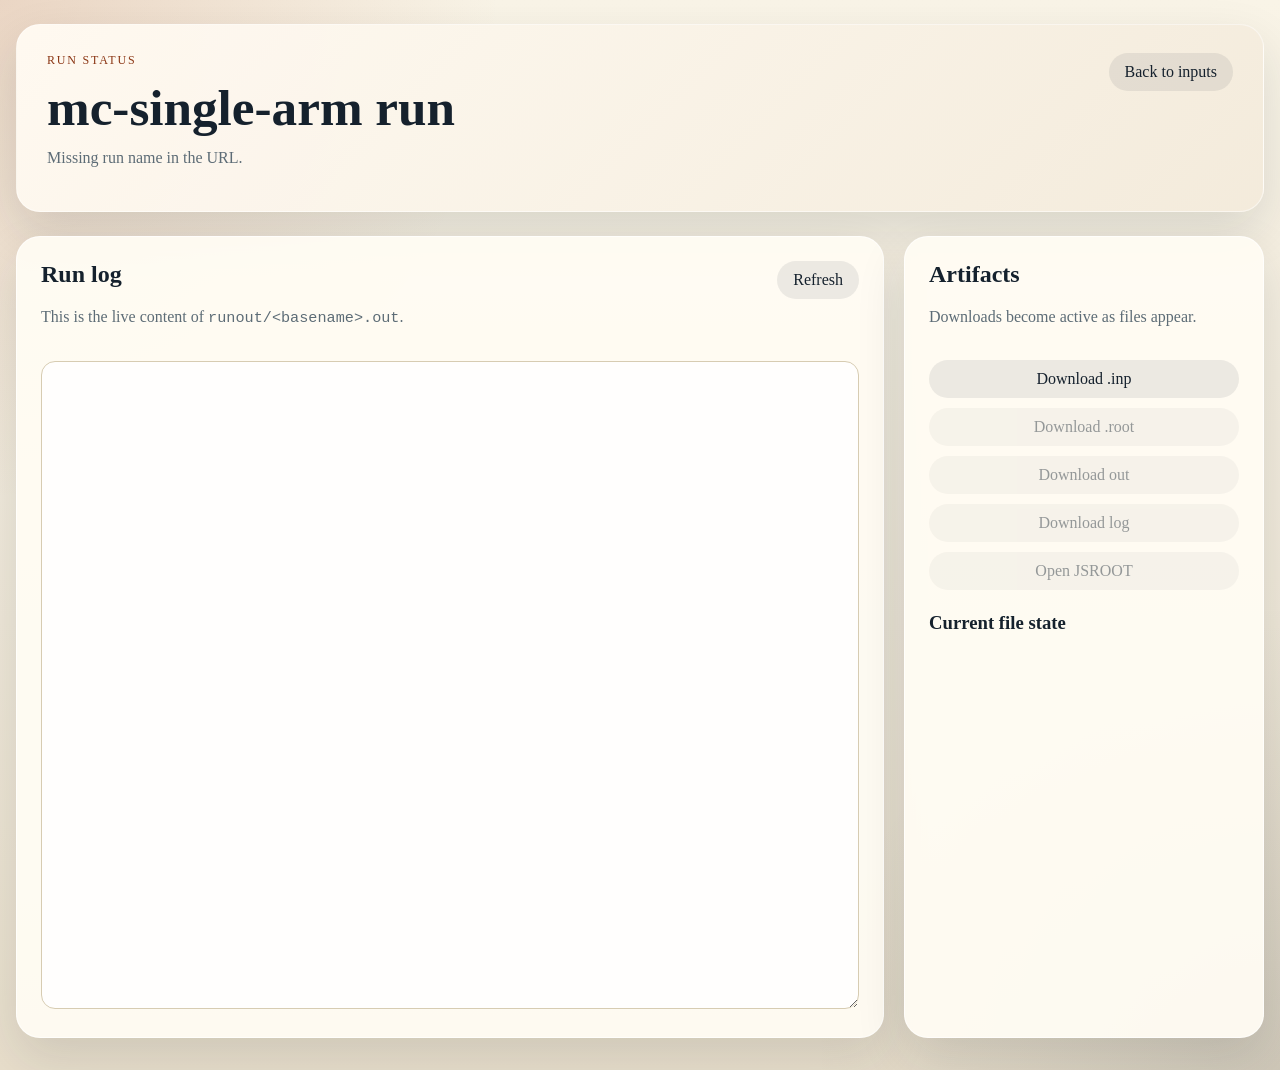
<file: static/run.html>
<!doctype html>
<html lang="en">
  <head>
    <meta charset="utf-8">
    <meta name="viewport" content="width=device-width, initial-scale=1">
    <title>mc-single-arm Run</title>
    <link rel="stylesheet" href="/static/styles.css">
  </head>
  <body>
    <div class="shell">
      <header class="hero">
        <div>
          <p class="eyebrow">Run Status</p>
          <h1 id="run-title">mc-single-arm run</h1>
          <p id="run-status-text" class="lede">Loading run information...</p>
        </div>
        <div class="hero-actions">
          <a class="ghost-button" href="/">Back to inputs</a>
        </div>
      </header>

      <main class="run-layout">
        <section class="panel run-log-panel">
          <div class="panel-header">
            <div>
              <h2>Run log</h2>
              <p class="subtle">This is the live content of <code>runout/&lt;basename&gt;.out</code>.</p>
            </div>
            <button id="refresh-run" class="small-button" type="button">Refresh</button>
          </div>
          <textarea id="run-log" readonly spellcheck="false" class="run-log-text"></textarea>
        </section>

        <aside class="panel run-side-panel">
          <div class="panel-header">
            <div>
              <h2>Artifacts</h2>
              <p class="subtle">Downloads become active as files appear.</p>
            </div>
          </div>

          <div class="artifact-grid">
            <a id="download-inp" class="ghost-button" href="#">Download .inp</a>
            <a id="download-root" class="ghost-button disabled-link" href="#">Download .root</a>
            <a id="download-out" class="ghost-button disabled-link" href="#">Download out</a>
            <a id="download-log" class="ghost-button disabled-link" href="#">Download log</a>
            <a id="open-viewer" class="ghost-button disabled-link" href="#">Open JSROOT</a>
          </div>

          <div class="status-block">
            <h3>Current file state</h3>
            <ul id="artifact-status" class="artifact-status"></ul>
          </div>
        </aside>
      </main>
    </div>

    <script src="/static/run.js" defer></script>
  </body>
</html>
</file>
<file: static/styles.css>
:root {
  --bg: #f3efe3;
  --panel: rgba(255, 252, 244, 0.94);
  --line: #d7ccb2;
  --ink: #15212d;
  --muted: #5d6c76;
  --accent: #a84d26;
  --accent-strong: #8a3513;
  --shadow: 0 20px 50px rgba(20, 33, 45, 0.12);
}

* {
  box-sizing: border-box;
}

body {
  margin: 0;
  font-family: Georgia, "Times New Roman", serif;
  color: var(--ink);
  background:
    radial-gradient(circle at top left, rgba(168, 77, 38, 0.18), transparent 30%),
    radial-gradient(circle at bottom right, rgba(21, 33, 45, 0.12), transparent 28%),
    linear-gradient(180deg, #f9f4e7, #efe7d8 58%, #e8decb);
  min-height: 100vh;
  overflow-x: hidden;
}

code {
  font-family: "Courier New", monospace;
  font-size: 0.95em;
}

.shell,
.viewer-shell {
  width: min(1500px, calc(100vw - 32px));
  margin: 0 auto;
  padding: 24px 0 32px;
}

.hero {
  display: flex;
  justify-content: space-between;
  gap: 24px;
  align-items: flex-start;
  flex-wrap: wrap;
  padding: 28px 30px;
  border: 1px solid rgba(255, 255, 255, 0.5);
  border-radius: 24px;
  background: linear-gradient(135deg, rgba(255, 250, 242, 0.96), rgba(243, 234, 219, 0.96));
  box-shadow: var(--shadow);
}

.hero > div {
  min-width: 0;
}

.viewer-hero {
  margin-bottom: 24px;
}

.eyebrow {
  margin: 0 0 10px;
  color: var(--accent-strong);
  text-transform: uppercase;
  letter-spacing: 0.15em;
  font-size: 0.75rem;
}

h1,
h2,
h3,
p {
  margin-top: 0;
}

h1 {
  font-size: clamp(2.2rem, 2vw + 1.6rem, 3.3rem);
  margin-bottom: 12px;
}

.lede,
.subtle {
  color: var(--muted);
}

.hero-actions,
.button-row {
  display: flex;
  gap: 10px;
  flex-wrap: wrap;
}

.hero-actions {
  flex: 0 0 auto;
  align-self: flex-start;
  max-width: 100%;
}

.layout {
  display: grid;
  grid-template-columns: 290px 1.3fr 1fr;
  gap: 20px;
  margin-top: 24px;
}

.app-layout {
  display: grid;
  grid-template-columns: 310px 1fr;
  gap: 20px;
  margin-top: 24px;
}

.content-stack {
  display: grid;
  gap: 20px;
}

.run-layout {
  display: grid;
  grid-template-columns: minmax(0, 1.35fr) 360px;
  gap: 20px;
  margin-top: 24px;
}

.viewer-layout {
  display: grid;
  grid-template-columns: 320px 1fr;
  gap: 20px;
}

.panel {
  background: var(--panel);
  border-radius: 24px;
  border: 1px solid rgba(255, 255, 255, 0.65);
  box-shadow: var(--shadow);
  padding: 24px;
}

.panel-header {
  display: flex;
  justify-content: space-between;
  gap: 16px;
  align-items: flex-start;
  margin-bottom: 18px;
}

.stack-label {
  display: block;
  font-size: 0.8rem;
  text-transform: uppercase;
  letter-spacing: 0.08em;
  color: var(--muted);
  margin-bottom: 8px;
}

#status-text,
#selected-name,
#run-summary,
#run-status-text {
  overflow-wrap: anywhere;
  word-break: break-word;
}

select,
input,
textarea,
button,
a.ghost-button,
a.secondary-link {
  font: inherit;
}

select,
input,
textarea {
  width: 100%;
  border-radius: 14px;
  border: 1px solid var(--line);
  padding: 12px 14px;
  background: rgba(255, 255, 255, 0.86);
  color: var(--ink);
}

#config-select {
  width: max-content;
  min-width: 100%;
  white-space: nowrap;
}

#config-select option {
  white-space: nowrap;
}

.config-select-wrap {
  width: 100%;
  overflow-x: auto;
  overflow-y: hidden;
  padding-bottom: 2px;
}

#root-file-select {
  min-width: 0;
}

#viewer-status {
  overflow-wrap: anywhere;
  word-break: break-word;
}

textarea {
  min-height: 260px;
  resize: vertical;
  font-family: "Courier New", monospace;
}

button,
.ghost-button,
.accent-button {
  display: inline-flex;
  align-items: center;
  justify-content: center;
  gap: 8px;
  border: 0;
  border-radius: 999px;
  cursor: pointer;
  padding: 10px 16px;
  text-decoration: none;
}

.small-button,
.ghost-button {
  background: rgba(21, 33, 45, 0.08);
  color: var(--ink);
}

.accent-button {
  background: var(--accent);
  color: #fff8f2;
}

.accent-button:hover,
.ghost-button:hover,
.small-button:hover {
  transform: translateY(-1px);
}

.file-import,
.status-block,
.run-status,
.form-section,
.viewer-panel {
  margin-top: 22px;
}

.summary-panel,
.editor-panel,
.run-log-panel,
.run-side-panel {
  min-width: 0;
}

.selected-grid {
  display: grid;
  grid-template-columns: 1fr 1fr;
  gap: 18px;
}

.selected-name {
  font-size: 1.3rem;
  font-weight: 700;
  margin-bottom: 0;
}

.status-pill {
  display: inline-flex;
  align-items: center;
  border-radius: 999px;
  padding: 8px 12px;
  background: rgba(168, 77, 38, 0.12);
  color: var(--accent-strong);
  font-size: 0.88rem;
}

.hidden {
  display: none;
}

.tight-row {
  margin-top: 14px;
}

.editor-details {
  margin-top: 18px;
  border: 1px solid rgba(215, 204, 178, 0.8);
  border-radius: 18px;
  background: rgba(255, 255, 255, 0.52);
  padding: 0 16px 16px;
}

.editor-details summary {
  cursor: pointer;
  padding: 16px 0;
  font-weight: 700;
}

.editor-actions {
  display: flex;
  gap: 10px;
  flex-wrap: wrap;
}

.bottom-actions {
  margin-top: 22px;
  padding-top: 18px;
  border-top: 1px solid rgba(215, 204, 178, 0.9);
}

.run-log-text {
  min-height: 72vh;
}

.artifact-grid {
  display: grid;
  gap: 10px;
}

.artifact-status {
  list-style: none;
  padding: 0;
  margin: 0;
  display: grid;
  gap: 10px;
}

.artifact-status li {
  padding: 10px 12px;
  border-radius: 14px;
  background: rgba(255, 255, 255, 0.72);
  overflow-wrap: anywhere;
  word-break: break-word;
}

.form-sections {
  display: grid;
  gap: 16px;
  margin-top: 22px;
}

.form-section-header {
  margin-bottom: 14px;
}

.field-grid {
  display: grid;
  grid-template-columns: repeat(auto-fit, minmax(230px, 1fr));
  gap: 14px;
}

.field-card {
  display: grid;
  gap: 8px;
  padding: 14px;
  border-radius: 18px;
  background: rgba(255, 255, 255, 0.72);
  border: 1px solid rgba(215, 204, 178, 0.8);
}

.field-label {
  font-weight: 700;
}

.field-help {
  color: var(--muted);
  line-height: 1.35;
}

.run-groups {
  display: grid;
  gap: 16px;
  margin-top: 18px;
  align-items: start;
}

.run-group-card {
  padding: 16px;
  border-radius: 20px;
  background: rgba(255, 255, 255, 0.7);
  border: 1px solid rgba(215, 204, 178, 0.9);
  width: 100%;
}

.run-group-header {
  display: flex;
  justify-content: space-between;
  gap: 18px;
  align-items: flex-start;
  flex-wrap: wrap;
}

.run-group-header h3 {
  margin-bottom: 8px;
  overflow-wrap: anywhere;
}

.run-group-actions {
  display: flex;
  gap: 10px;
  flex-wrap: wrap;
  justify-content: flex-end;
  align-items: flex-start;
  min-width: 0;
}

.run-group-artifacts {
  display: grid;
  grid-template-columns: repeat(auto-fit, minmax(180px, 1fr));
  gap: 8px;
  margin-top: 14px;
}

.artifact-pill {
  display: grid;
  gap: 4px;
  padding: 10px 12px;
  border-radius: 14px;
  background: rgba(243, 239, 227, 0.92);
  border: 1px solid rgba(215, 204, 178, 0.8);
  align-content: start;
  min-width: 0;
}

.artifact-pill-label {
  font-size: 0.76rem;
  text-transform: uppercase;
  letter-spacing: 0.08em;
  color: var(--muted);
}

.artifact-pill span:last-child {
  min-width: 0;
  overflow-wrap: anywhere;
  word-break: break-word;
}

.run-group-actions a,
.file-list a,
.secondary-link {
  color: var(--accent-strong);
  text-decoration: none;
}

.disabled-link {
  pointer-events: none;
  opacity: 0.45;
}

.jsroot-browser-layout {
  display: grid;
  grid-template-columns: minmax(260px, 340px) 1fr;
  gap: 16px;
  min-height: 76vh;
}

.jsroot-tree,
.jsroot-display {
  border: 1px solid var(--line);
  border-radius: 18px;
  background: rgba(255, 255, 255, 0.92);
  min-height: 76vh;
  overflow: auto;
}

.jsroot-tree {
  padding: 12px;
}

.jsroot-display {
  padding: 8px;
}

@media (max-width: 1100px) {
  .layout,
  .viewer-layout,
  .app-layout,
  .run-layout {
    grid-template-columns: 1fr;
  }

  .selected-grid {
    grid-template-columns: 1fr;
  }

  .hero {
    flex-direction: column;
  }

  .run-group-header {
    flex-direction: column;
  }

  .run-group-actions {
    justify-content: flex-start;
  }

  .jsroot-browser-layout {
    grid-template-columns: 1fr;
  }
}
</file>
